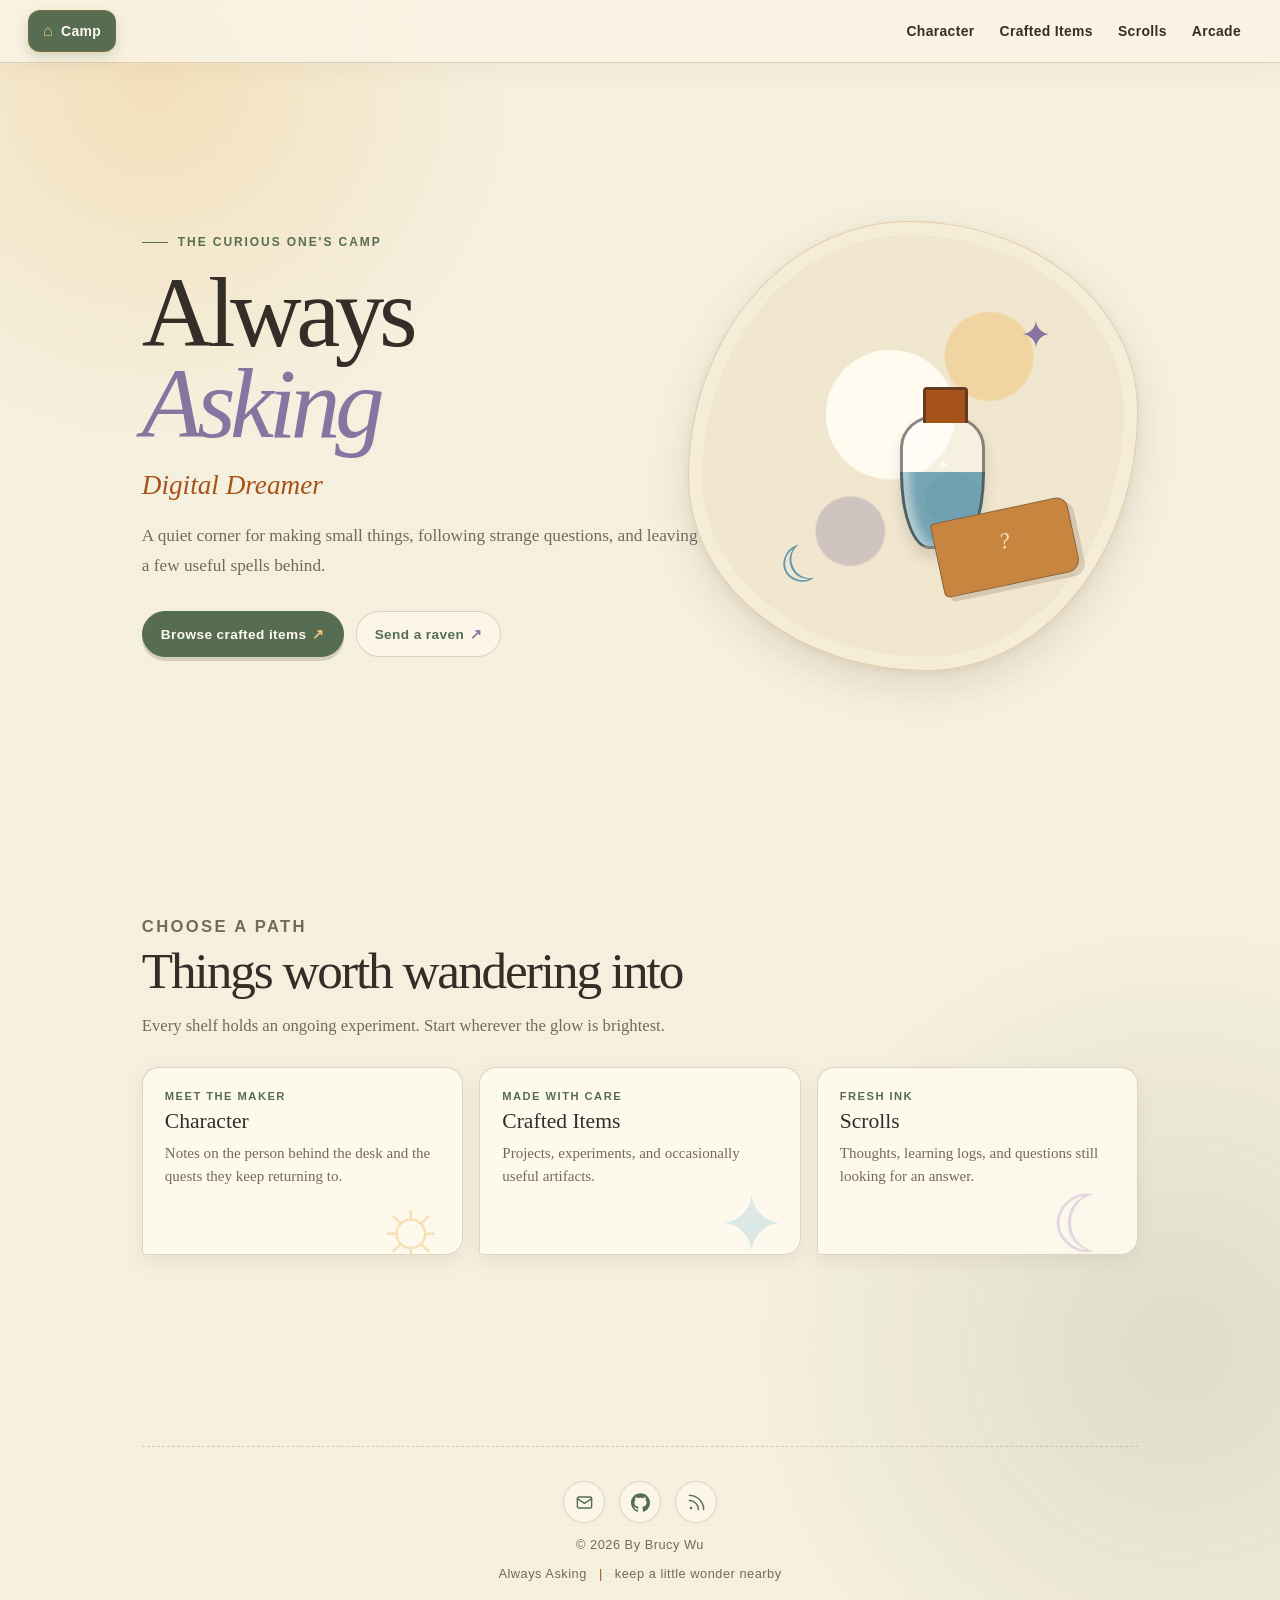
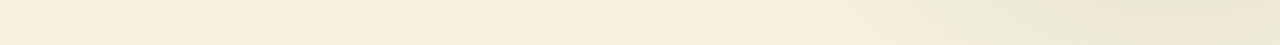
<file: index.html>
<!doctype html>
<html lang="en">
  <head>
    <meta charset="utf-8">
    <meta name="viewport" content="width=device-width, initial-scale=1">
    <title>Always Asking — Digital Dreamer</title>
    <meta name="description" content="Always Asking, the digital dreamer's camp for projects, writing, and small experiments.">
    <link rel="stylesheet" href="styles.css">
    <script src="menu.js" defer></script>
  </head>
  <body>
    <a class="skip-link" href="#main-content">Skip to main content</a>
    <div class="site-shell">
      <aside class="sidebar" aria-label="Primary navigation">
        <a class="home-button is-active" href="./" aria-current="page">Camp</a>
        <nav class="main-nav" id="primary-menu">
          <a href="me/">Character</a>
          <a href="project/">Crafted Items</a>
          <a href="blog/">Scrolls</a>
          <a href="games/">Arcade</a>
        </nav>
        <button class="menu-toggle" type="button" aria-expanded="false" aria-controls="primary-menu" aria-label="Open menu">☰</button>
      </aside>

      <main class="page camp-page" id="main-content">
        <section class="camp-hero" aria-labelledby="site-title">
          <div class="hero-copy">
            <p class="hero-kicker">The curious one's camp</p>
            <h1 class="hero-title" id="site-title">Always <em>Asking</em></h1>
            <p class="hero-subtitle">Digital Dreamer</p>
            <p class="hero-summary">A quiet corner for making small things, following strange questions, and leaving a few useful spells behind.</p>
            <div class="hero-actions">
              <a class="spell-button" href="project/">Browse crafted items</a>
              <a class="spell-button ghost" href="#summon">Send a raven</a>
            </div>
          </div>
          <div class="desk-scene" aria-hidden="true"><span class="potion"></span><span class="book"></span></div>
        </section>

        <section class="camp-section" aria-labelledby="paths-title">
          <div class="section-heading">
            <p class="eyebrow">Choose a path</p>
            <h2 id="paths-title">Things worth wandering into</h2>
            <p>Every shelf holds an ongoing experiment. Start wherever the glow is brightest.</p>
          </div>
          <div class="quest-grid">
            <a class="quest-card" href="me/" data-mark="☼">
              <span class="card-label">Meet the maker</span>
              <h3>Character</h3>
              <p>Notes on the person behind the desk and the quests they keep returning to.</p>
            </a>
            <a class="quest-card" href="project/" data-mark="✦">
              <span class="card-label">Made with care</span>
              <h3>Crafted Items</h3>
              <p>Projects, experiments, and occasionally useful artifacts.</p>
            </a>
            <a class="quest-card" href="blog/" data-mark="☾">
              <span class="card-label">Fresh ink</span>
              <h3>Scrolls</h3>
              <p>Thoughts, learning logs, and questions still looking for an answer.</p>
            </a>
          </div>
        </section>
        <footer class="site-footer" id="summon">
          <div class="summon-icons">
            <a class="summon-icon" href="#summon" title="Email — coming soon" aria-label="Email — coming soon"><svg viewBox="0 0 24 24" fill="none" stroke="currentColor" stroke-width="1.8" stroke-linecap="round" stroke-linejoin="round" aria-hidden="true"><rect x="3" y="5" width="18" height="14" rx="2"/><path d="m3 7 9 6 9-6"/></svg></a>
            <a class="summon-icon" href="#summon" title="GitHub — coming soon" aria-label="GitHub — coming soon"><svg viewBox="0 0 24 24" fill="currentColor" aria-hidden="true"><path d="M12 .297c-6.63 0-12 5.373-12 12 0 5.303 3.438 9.8 8.205 11.385.6.113.82-.258.82-.577 0-.285-.01-1.04-.015-2.04-3.338.724-4.042-1.61-4.042-1.61C4.422 18.07 3.633 17.7 3.633 17.7c-1.087-.744.084-.729.084-.729 1.205.084 1.838 1.236 1.838 1.236 1.07 1.835 2.809 1.305 3.495.998.108-.776.417-1.305.76-1.605-2.665-.3-5.466-1.332-5.466-5.93 0-1.31.465-2.38 1.235-3.22-.135-.303-.54-1.523.105-3.176 0 0 1.005-.322 3.3 1.23.96-.267 1.98-.399 3-.405 1.02.006 2.04.138 3 .405 2.28-1.552 3.285-1.23 3.285-1.23.645 1.653.24 2.873.12 3.176.765.84 1.23 1.91 1.23 3.22 0 4.61-2.805 5.625-5.475 5.92.42.36.81 1.096.81 2.22 0 1.606-.015 2.896-.015 3.286 0 .315.21.69.825.57C20.565 22.092 24 17.592 24 12.297c0-6.627-5.373-12-12-12"/></svg></a>
            <a class="summon-icon" href="#summon" title="RSS — coming soon" aria-label="RSS — coming soon"><svg viewBox="0 0 24 24" fill="none" stroke="currentColor" stroke-width="1.8" stroke-linecap="round" stroke-linejoin="round" aria-hidden="true"><circle cx="5" cy="19" r="1.6" fill="currentColor" stroke="none"/><path d="M3 9.5a11.5 11.5 0 0 1 11.5 11.5M3 3a18 18 0 0 1 18 18"/></svg></a>
          </div>
          <p>© 2026 By Brucy Wu</p>
          <p>Always Asking <span class="footer-separator" aria-hidden="true">|</span> keep a little wonder nearby</p>
        </footer>
      </main>
    </div>
  </body>
</html>
</file>
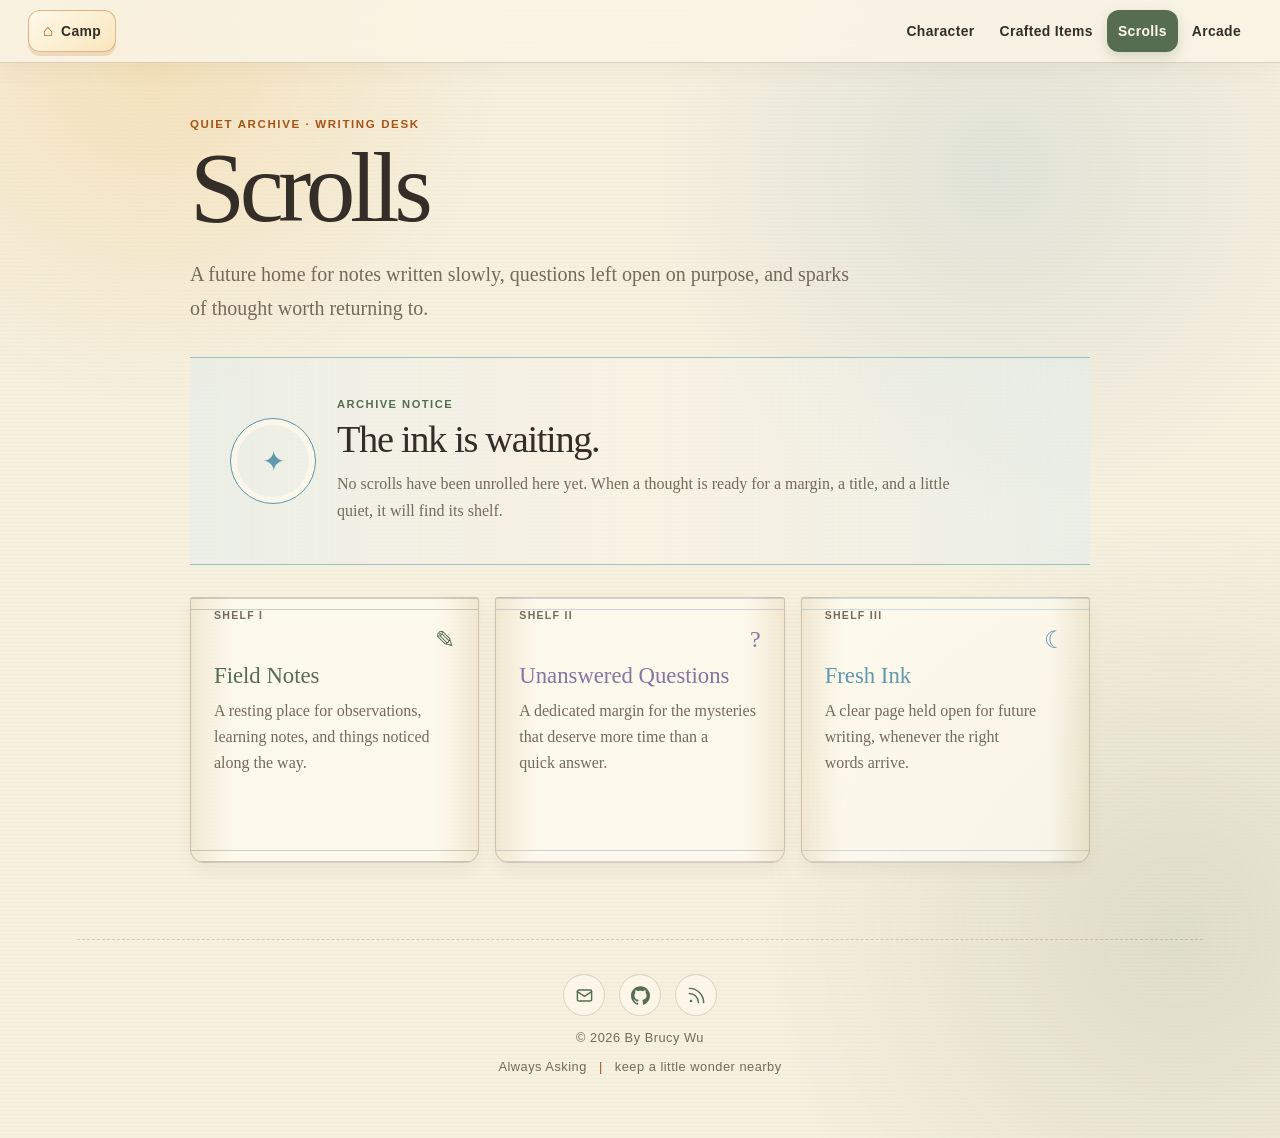
<file: blog/index.html>
<!doctype html>
<html lang="en">
  <head>
    <meta charset="utf-8">
    <meta name="viewport" content="width=device-width, initial-scale=1">
    <title>Scrolls | Always Asking</title>
    <meta name="description" content="A quiet future archive for writing, learning notes, and strange questions at Always Asking.">
    <link rel="stylesheet" href="../styles.css">
    <script src="../menu.js" defer></script>
  </head>
  <body>
    <a class="skip-link" href="#main-content">Skip to main content</a>
    <div class="site-shell">
      <aside class="sidebar" aria-label="Primary navigation">
        <a class="home-button" href="../">Camp</a>
        <nav class="main-nav" id="primary-menu">
          <a href="../me/">Character</a>
          <a href="../project/">Crafted Items</a>
          <a class="is-active" href="../blog/" aria-current="page">Scrolls</a>
          <a href="../games/">Arcade</a>
        </nav>
        <button class="menu-toggle" type="button" aria-expanded="false" aria-controls="primary-menu" aria-label="Open menu">☰</button>
      </aside>

      <main class="page content-page archive-page" id="main-content">
        <section class="page-section scroll-archive" aria-labelledby="scrolls-title">
          <header class="archive-header">
            <p class="eyebrow">Quiet archive · Writing desk</p>
            <h1 id="scrolls-title">Scrolls</h1>
            <p class="summary">A future home for notes written slowly, questions left open on purpose, and sparks of thought worth returning to.</p>
          </header>

          <section class="archive-empty" aria-labelledby="archive-note-title">
            <div class="archive-seal" aria-hidden="true">✦</div>
            <div>
              <p class="card-label">Archive notice</p>
              <h2 id="archive-note-title">The ink is waiting.</h2>
              <p>No scrolls have been unrolled here yet. When a thought is ready for a margin, a title, and a little quiet, it will find its shelf.</p>
            </div>
          </section>

          <div class="scroll-shelves" aria-label="Future writing categories">
            <section class="scroll-slot scroll-slot--notes" aria-labelledby="field-notes-title">
              <p class="scroll-tab">Shelf I</p>
              <p class="scroll-glyph" aria-hidden="true">✎</p>
              <h2 id="field-notes-title">Field Notes</h2>
              <p>A resting place for observations, learning notes, and things noticed along the way.</p>
            </section>
            <section class="scroll-slot scroll-slot--questions" aria-labelledby="questions-title">
              <p class="scroll-tab">Shelf II</p>
              <p class="scroll-glyph" aria-hidden="true">?</p>
              <h2 id="questions-title">Unanswered Questions</h2>
              <p>A dedicated margin for the mysteries that deserve more time than a quick answer.</p>
            </section>
            <section class="scroll-slot scroll-slot--ink" aria-labelledby="fresh-ink-title">
              <p class="scroll-tab">Shelf III</p>
              <p class="scroll-glyph" aria-hidden="true">☾</p>
              <h2 id="fresh-ink-title">Fresh Ink</h2>
              <p>A clear page held open for future writing, whenever the right words arrive.</p>
            </section>
          </div>
        </section>
        <footer class="site-footer" id="summon">
          <div class="summon-icons">
            <a class="summon-icon" href="#summon" title="Email — coming soon" aria-label="Email — coming soon"><svg viewBox="0 0 24 24" fill="none" stroke="currentColor" stroke-width="1.8" stroke-linecap="round" stroke-linejoin="round" aria-hidden="true"><rect x="3" y="5" width="18" height="14" rx="2"/><path d="m3 7 9 6 9-6"/></svg></a>
            <a class="summon-icon" href="#summon" title="GitHub — coming soon" aria-label="GitHub — coming soon"><svg viewBox="0 0 24 24" fill="currentColor" aria-hidden="true"><path d="M12 .297c-6.63 0-12 5.373-12 12 0 5.303 3.438 9.8 8.205 11.385.6.113.82-.258.82-.577 0-.285-.01-1.04-.015-2.04-3.338.724-4.042-1.61-4.042-1.61C4.422 18.07 3.633 17.7 3.633 17.7c-1.087-.744.084-.729.084-.729 1.205.084 1.838 1.236 1.838 1.236 1.07 1.835 2.809 1.305 3.495.998.108-.776.417-1.305.76-1.605-2.665-.3-5.466-1.332-5.466-5.93 0-1.31.465-2.38 1.235-3.22-.135-.303-.54-1.523.105-3.176 0 0 1.005-.322 3.3 1.23.96-.267 1.98-.399 3-.405 1.02.006 2.04.138 3 .405 2.28-1.552 3.285-1.23 3.285-1.23.645 1.653.24 2.873.12 3.176.765.84 1.23 1.91 1.23 3.22 0 4.61-2.805 5.625-5.475 5.92.42.36.81 1.096.81 2.22 0 1.606-.015 2.896-.015 3.286 0 .315.21.69.825.57C20.565 22.092 24 17.592 24 12.297c0-6.627-5.373-12-12-12"/></svg></a>
            <a class="summon-icon" href="#summon" title="RSS — coming soon" aria-label="RSS — coming soon"><svg viewBox="0 0 24 24" fill="none" stroke="currentColor" stroke-width="1.8" stroke-linecap="round" stroke-linejoin="round" aria-hidden="true"><circle cx="5" cy="19" r="1.6" fill="currentColor" stroke="none"/><path d="M3 9.5a11.5 11.5 0 0 1 11.5 11.5M3 3a18 18 0 0 1 18 18"/></svg></a>
          </div>
          <p>© 2026 By Brucy Wu</p>
          <p>Always Asking <span class="footer-separator" aria-hidden="true">|</span> keep a little wonder nearby</p>
        </footer>
      </main>
    </div>
  </body>
</html>
</file>
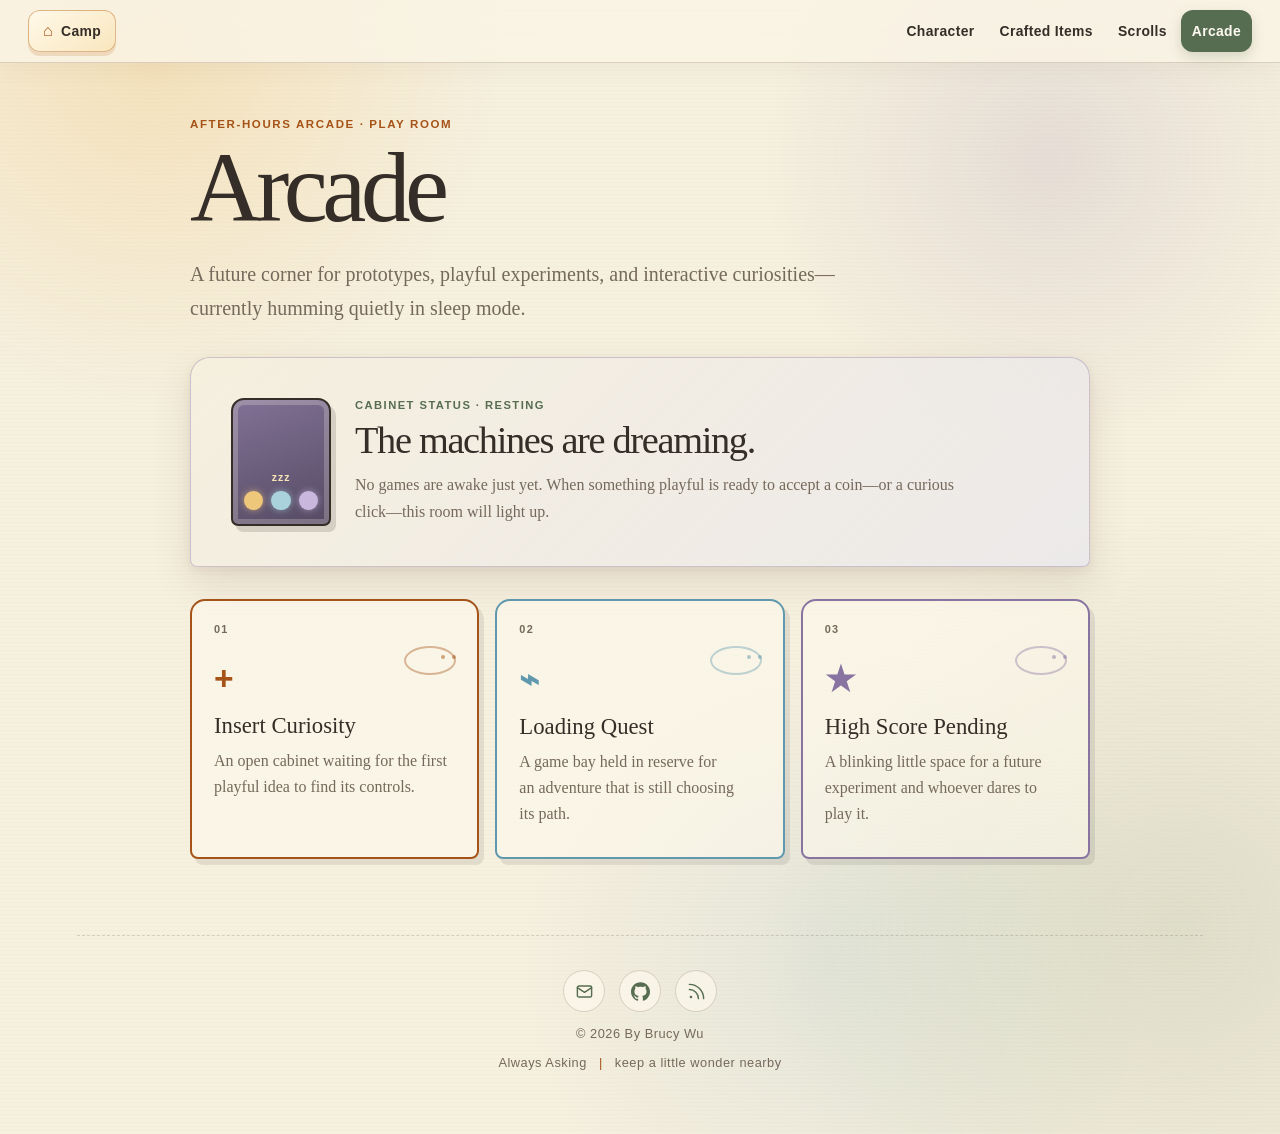
<file: games/index.html>
<!doctype html>
<html lang="en">
  <head>
    <meta charset="utf-8">
    <meta name="viewport" content="width=device-width, initial-scale=1">
    <title>Arcade | Always Asking</title>
    <meta name="description" content="A future arcade for playful experiments and interactive things at Always Asking.">
    <link rel="stylesheet" href="../styles.css">
    <script src="../menu.js" defer></script>
  </head>
  <body>
    <a class="skip-link" href="#main-content">Skip to main content</a>
    <div class="site-shell">
      <aside class="sidebar" aria-label="Primary navigation">
        <a class="home-button" href="../">Camp</a>
        <nav class="main-nav" id="primary-menu">
          <a href="../me/">Character</a>
          <a href="../project/">Crafted Items</a>
          <a href="../blog/">Scrolls</a>
          <a class="is-active" href="../games/" aria-current="page">Arcade</a>
        </nav>
        <button class="menu-toggle" type="button" aria-expanded="false" aria-controls="primary-menu" aria-label="Open menu">☰</button>
      </aside>

      <main class="page content-page arcade-page" id="main-content">
        <section class="page-section arcade-room" aria-labelledby="arcade-title">
          <header class="arcade-header">
            <p class="eyebrow">After-hours arcade · Play room</p>
            <h1 id="arcade-title">Arcade</h1>
            <p class="summary">A future corner for prototypes, playful experiments, and interactive curiosities—currently humming quietly in sleep mode.</p>
          </header>

          <section class="arcade-empty" aria-labelledby="arcade-note-title">
            <div class="sleeping-machine" aria-hidden="true"><span></span><span></span><span></span></div>
            <div>
              <p class="card-label">Cabinet status · Resting</p>
              <h2 id="arcade-note-title">The machines are dreaming.</h2>
              <p>No games are awake just yet. When something playful is ready to accept a coin—or a curious click—this room will light up.</p>
            </div>
          </section>

          <div class="game-bays" aria-label="Future game slots">
            <section class="game-bay game-bay--amber" aria-labelledby="curiosity-title">
              <p class="bay-count">01</p>
              <p class="bay-icon" aria-hidden="true">+</p>
              <h2 id="curiosity-title">Insert Curiosity</h2>
              <p>An open cabinet waiting for the first playful idea to find its controls.</p>
            </section>
            <section class="game-bay game-bay--blue" aria-labelledby="quest-loading-title">
              <p class="bay-count">02</p>
              <p class="bay-icon" aria-hidden="true">⌁</p>
              <h2 id="quest-loading-title">Loading Quest</h2>
              <p>A game bay held in reserve for an adventure that is still choosing its path.</p>
            </section>
            <section class="game-bay game-bay--violet" aria-labelledby="score-title">
              <p class="bay-count">03</p>
              <p class="bay-icon" aria-hidden="true">★</p>
              <h2 id="score-title">High Score Pending</h2>
              <p>A blinking little space for a future experiment and whoever dares to play it.</p>
            </section>
          </div>
        </section>
        <footer class="site-footer" id="summon">
          <div class="summon-icons">
            <a class="summon-icon" href="#summon" title="Email — coming soon" aria-label="Email — coming soon"><svg viewBox="0 0 24 24" fill="none" stroke="currentColor" stroke-width="1.8" stroke-linecap="round" stroke-linejoin="round" aria-hidden="true"><rect x="3" y="5" width="18" height="14" rx="2"/><path d="m3 7 9 6 9-6"/></svg></a>
            <a class="summon-icon" href="#summon" title="GitHub — coming soon" aria-label="GitHub — coming soon"><svg viewBox="0 0 24 24" fill="currentColor" aria-hidden="true"><path d="M12 .297c-6.63 0-12 5.373-12 12 0 5.303 3.438 9.8 8.205 11.385.6.113.82-.258.82-.577 0-.285-.01-1.04-.015-2.04-3.338.724-4.042-1.61-4.042-1.61C4.422 18.07 3.633 17.7 3.633 17.7c-1.087-.744.084-.729.084-.729 1.205.084 1.838 1.236 1.838 1.236 1.07 1.835 2.809 1.305 3.495.998.108-.776.417-1.305.76-1.605-2.665-.3-5.466-1.332-5.466-5.93 0-1.31.465-2.38 1.235-3.22-.135-.303-.54-1.523.105-3.176 0 0 1.005-.322 3.3 1.23.96-.267 1.98-.399 3-.405 1.02.006 2.04.138 3 .405 2.28-1.552 3.285-1.23 3.285-1.23.645 1.653.24 2.873.12 3.176.765.84 1.23 1.91 1.23 3.22 0 4.61-2.805 5.625-5.475 5.92.42.36.81 1.096.81 2.22 0 1.606-.015 2.896-.015 3.286 0 .315.21.69.825.57C20.565 22.092 24 17.592 24 12.297c0-6.627-5.373-12-12-12"/></svg></a>
            <a class="summon-icon" href="#summon" title="RSS — coming soon" aria-label="RSS — coming soon"><svg viewBox="0 0 24 24" fill="none" stroke="currentColor" stroke-width="1.8" stroke-linecap="round" stroke-linejoin="round" aria-hidden="true"><circle cx="5" cy="19" r="1.6" fill="currentColor" stroke="none"/><path d="M3 9.5a11.5 11.5 0 0 1 11.5 11.5M3 3a18 18 0 0 1 18 18"/></svg></a>
          </div>
          <p>© 2026 By Brucy Wu</p>
          <p>Always Asking <span class="footer-separator" aria-hidden="true">|</span> keep a little wonder nearby</p>
        </footer>
      </main>
    </div>
  </body>
</html>
</file>
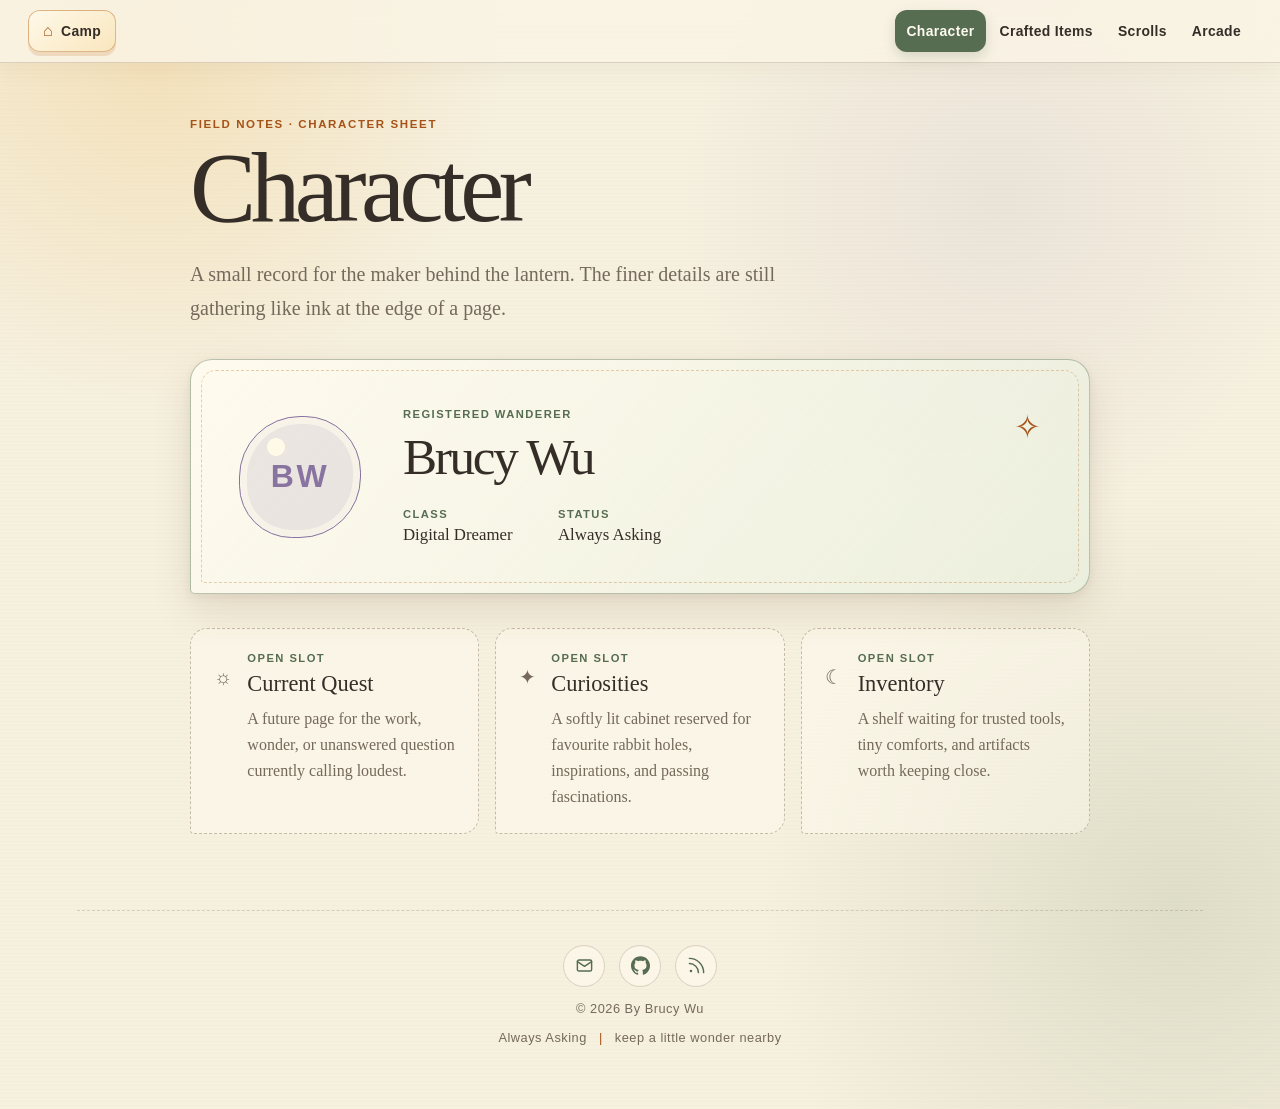
<file: me/index.html>
<!doctype html>
<html lang="en">
  <head>
    <meta charset="utf-8">
    <meta name="viewport" content="width=device-width, initial-scale=1">
    <title>Character | Always Asking</title>
    <meta name="description" content="Character sheet for Brucy Wu, the Digital Dreamer behind Always Asking.">
    <link rel="stylesheet" href="../styles.css">
    <script src="../menu.js" defer></script>
  </head>
  <body>
    <a class="skip-link" href="#main-content">Skip to main content</a>
    <div class="site-shell">
      <aside class="sidebar" aria-label="Primary navigation">
        <a class="home-button" href="../">Camp</a>
        <nav class="main-nav" id="primary-menu">
          <a class="is-active" href="../me/" aria-current="page">Character</a>
          <a href="../project/">Crafted Items</a>
          <a href="../blog/">Scrolls</a>
          <a href="../games/">Arcade</a>
        </nav>
        <button class="menu-toggle" type="button" aria-expanded="false" aria-controls="primary-menu" aria-label="Open menu">☰</button>
      </aside>

      <main class="page content-page character-page" id="main-content">
        <section class="page-section character-sheet" aria-labelledby="character-title">
          <header class="character-intro">
            <p class="eyebrow">Field notes · Character sheet</p>
            <h1 id="character-title">Character</h1>
            <p class="summary">A small record for the maker behind the lantern. The finer details are still gathering like ink at the edge of a page.</p>
          </header>

          <article class="character-card" aria-labelledby="character-name">
            <div class="character-sigil" aria-hidden="true">BW</div>
            <div class="character-details">
              <p class="card-label">Registered wanderer</p>
              <h2 id="character-name">Brucy Wu</h2>
              <dl class="character-stats">
                <div><dt>Class</dt><dd>Digital Dreamer</dd></div>
                <div><dt>Status</dt><dd>Always Asking</dd></div>
              </dl>
            </div>
            <p class="character-mark" aria-hidden="true">✧</p>
          </article>

          <div class="character-sections">
            <section class="character-compartment" aria-labelledby="quest-title">
              <p class="compartment-mark" aria-hidden="true">☼</p>
              <div>
                <p class="card-label">Open slot</p>
                <h2 id="quest-title">Current Quest</h2>
                <p>A future page for the work, wonder, or unanswered question currently calling loudest.</p>
              </div>
            </section>
            <section class="character-compartment" aria-labelledby="curiosities-title">
              <p class="compartment-mark" aria-hidden="true">✦</p>
              <div>
                <p class="card-label">Open slot</p>
                <h2 id="curiosities-title">Curiosities</h2>
                <p>A softly lit cabinet reserved for favourite rabbit holes, inspirations, and passing fascinations.</p>
              </div>
            </section>
            <section class="character-compartment" aria-labelledby="inventory-title">
              <p class="compartment-mark" aria-hidden="true">☾</p>
              <div>
                <p class="card-label">Open slot</p>
                <h2 id="inventory-title">Inventory</h2>
                <p>A shelf waiting for trusted tools, tiny comforts, and artifacts worth keeping close.</p>
              </div>
            </section>
          </div>
        </section>
        <footer class="site-footer" id="summon">
          <div class="summon-icons">
            <a class="summon-icon" href="#summon" title="Email — coming soon" aria-label="Email — coming soon"><svg viewBox="0 0 24 24" fill="none" stroke="currentColor" stroke-width="1.8" stroke-linecap="round" stroke-linejoin="round" aria-hidden="true"><rect x="3" y="5" width="18" height="14" rx="2"/><path d="m3 7 9 6 9-6"/></svg></a>
            <a class="summon-icon" href="#summon" title="GitHub — coming soon" aria-label="GitHub — coming soon"><svg viewBox="0 0 24 24" fill="currentColor" aria-hidden="true"><path d="M12 .297c-6.63 0-12 5.373-12 12 0 5.303 3.438 9.8 8.205 11.385.6.113.82-.258.82-.577 0-.285-.01-1.04-.015-2.04-3.338.724-4.042-1.61-4.042-1.61C4.422 18.07 3.633 17.7 3.633 17.7c-1.087-.744.084-.729.084-.729 1.205.084 1.838 1.236 1.838 1.236 1.07 1.835 2.809 1.305 3.495.998.108-.776.417-1.305.76-1.605-2.665-.3-5.466-1.332-5.466-5.93 0-1.31.465-2.38 1.235-3.22-.135-.303-.54-1.523.105-3.176 0 0 1.005-.322 3.3 1.23.96-.267 1.98-.399 3-.405 1.02.006 2.04.138 3 .405 2.28-1.552 3.285-1.23 3.285-1.23.645 1.653.24 2.873.12 3.176.765.84 1.23 1.91 1.23 3.22 0 4.61-2.805 5.625-5.475 5.92.42.36.81 1.096.81 2.22 0 1.606-.015 2.896-.015 3.286 0 .315.21.69.825.57C20.565 22.092 24 17.592 24 12.297c0-6.627-5.373-12-12-12"/></svg></a>
            <a class="summon-icon" href="#summon" title="RSS — coming soon" aria-label="RSS — coming soon"><svg viewBox="0 0 24 24" fill="none" stroke="currentColor" stroke-width="1.8" stroke-linecap="round" stroke-linejoin="round" aria-hidden="true"><circle cx="5" cy="19" r="1.6" fill="currentColor" stroke="none"/><path d="M3 9.5a11.5 11.5 0 0 1 11.5 11.5M3 3a18 18 0 0 1 18 18"/></svg></a>
          </div>
          <p>© 2026 By Brucy Wu</p>
          <p>Always Asking <span class="footer-separator" aria-hidden="true">|</span> keep a little wonder nearby</p>
        </footer>
      </main>
    </div>
  </body>
</html>
</file>
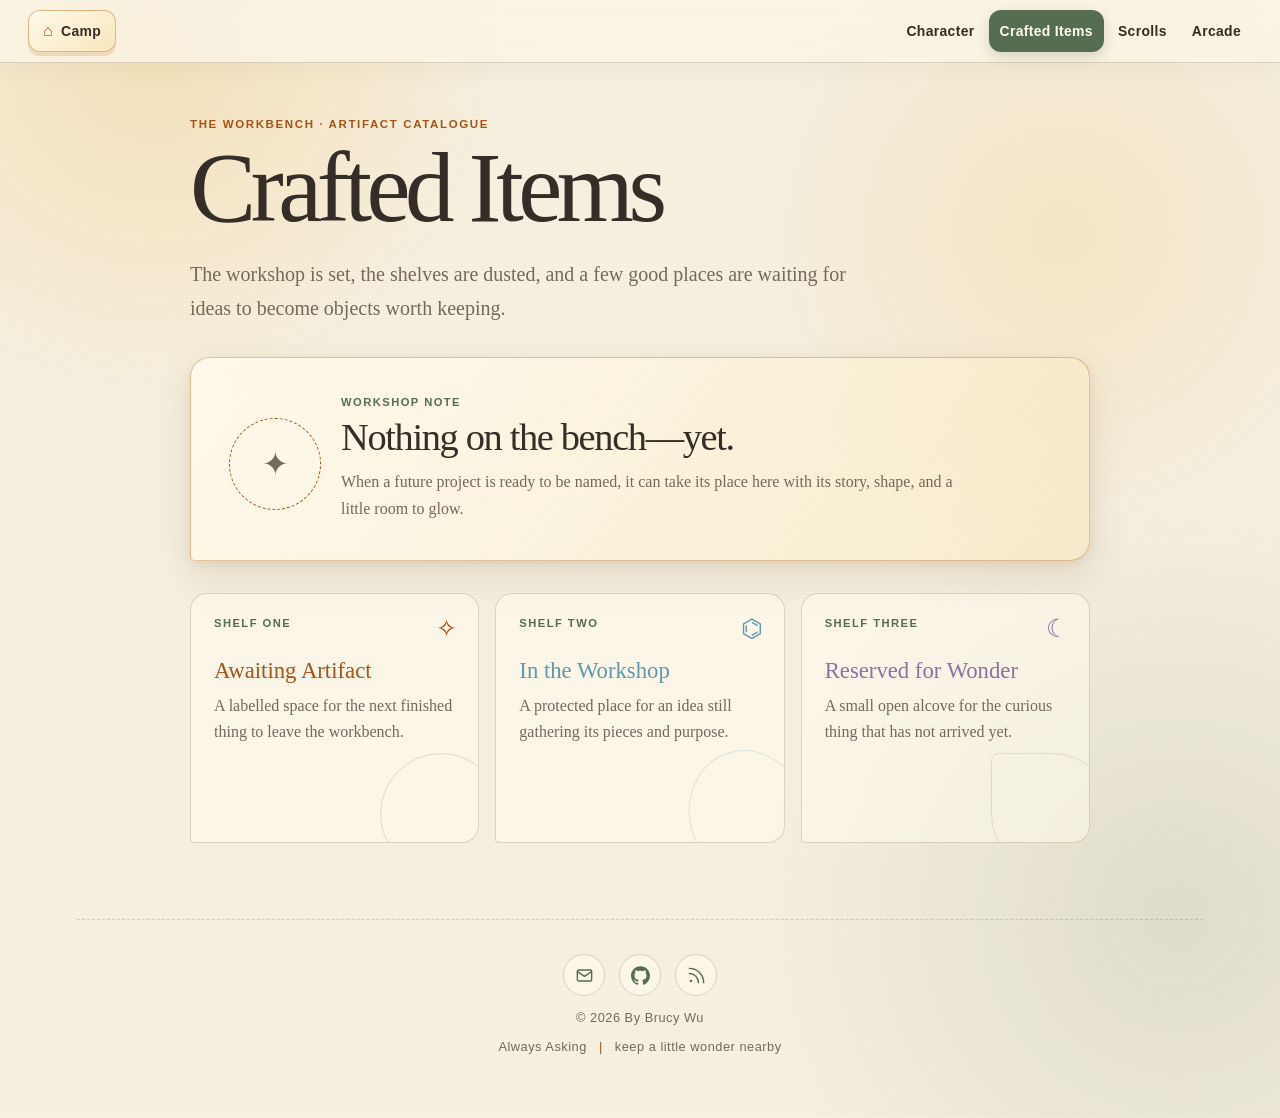
<file: project/index.html>
<!doctype html>
<html lang="en">
  <head>
    <meta charset="utf-8">
    <meta name="viewport" content="width=device-width, initial-scale=1">
    <title>Crafted Items | Always Asking</title>
    <meta name="description" content="The workshop and future artifact catalogue for Always Asking.">
    <link rel="stylesheet" href="../styles.css">
    <script src="../menu.js" defer></script>
  </head>
  <body>
    <a class="skip-link" href="#main-content">Skip to main content</a>
    <div class="site-shell">
      <aside class="sidebar" aria-label="Primary navigation">
        <a class="home-button" href="../">Camp</a>
        <nav class="main-nav" id="primary-menu">
          <a href="../me/">Character</a>
          <a class="is-active" href="../project/" aria-current="page">Crafted Items</a>
          <a href="../blog/">Scrolls</a>
          <a href="../games/">Arcade</a>
        </nav>
        <button class="menu-toggle" type="button" aria-expanded="false" aria-controls="primary-menu" aria-label="Open menu">☰</button>
      </aside>

      <main class="page content-page crafted-page" id="main-content">
        <section class="page-section workshop-catalogue" aria-labelledby="crafted-title">
          <header class="workshop-header">
            <p class="eyebrow">The workbench · Artifact catalogue</p>
            <h1 id="crafted-title">Crafted Items</h1>
            <p class="summary">The workshop is set, the shelves are dusted, and a few good places are waiting for ideas to become objects worth keeping.</p>
          </header>

          <section class="workshop-empty" aria-labelledby="workshop-note-title">
            <p class="workshop-spark" aria-hidden="true">✦</p>
            <div>
              <p class="card-label">Workshop note</p>
              <h2 id="workshop-note-title">Nothing on the bench—yet.</h2>
              <p>When a future project is ready to be named, it can take its place here with its story, shape, and a little room to glow.</p>
            </div>
          </section>

          <div class="artifact-grid" aria-label="Future project slots">
            <article class="artifact-slot artifact-slot--amber">
              <p class="artifact-emblem" aria-hidden="true">✧</p>
              <p class="card-label">Shelf one</p>
              <h2>Awaiting Artifact</h2>
              <p>A labelled space for the next finished thing to leave the workbench.</p>
            </article>
            <article class="artifact-slot artifact-slot--blue">
              <p class="artifact-emblem" aria-hidden="true">⌬</p>
              <p class="card-label">Shelf two</p>
              <h2>In the Workshop</h2>
              <p>A protected place for an idea still gathering its pieces and purpose.</p>
            </article>
            <article class="artifact-slot artifact-slot--violet">
              <p class="artifact-emblem" aria-hidden="true">☾</p>
              <p class="card-label">Shelf three</p>
              <h2>Reserved for Wonder</h2>
              <p>A small open alcove for the curious thing that has not arrived yet.</p>
            </article>
          </div>
        </section>
        <footer class="site-footer" id="summon">
          <div class="summon-icons">
            <a class="summon-icon" href="#summon" title="Email — coming soon" aria-label="Email — coming soon"><svg viewBox="0 0 24 24" fill="none" stroke="currentColor" stroke-width="1.8" stroke-linecap="round" stroke-linejoin="round" aria-hidden="true"><rect x="3" y="5" width="18" height="14" rx="2"/><path d="m3 7 9 6 9-6"/></svg></a>
            <a class="summon-icon" href="#summon" title="GitHub — coming soon" aria-label="GitHub — coming soon"><svg viewBox="0 0 24 24" fill="currentColor" aria-hidden="true"><path d="M12 .297c-6.63 0-12 5.373-12 12 0 5.303 3.438 9.8 8.205 11.385.6.113.82-.258.82-.577 0-.285-.01-1.04-.015-2.04-3.338.724-4.042-1.61-4.042-1.61C4.422 18.07 3.633 17.7 3.633 17.7c-1.087-.744.084-.729.084-.729 1.205.084 1.838 1.236 1.838 1.236 1.07 1.835 2.809 1.305 3.495.998.108-.776.417-1.305.76-1.605-2.665-.3-5.466-1.332-5.466-5.93 0-1.31.465-2.38 1.235-3.22-.135-.303-.54-1.523.105-3.176 0 0 1.005-.322 3.3 1.23.96-.267 1.98-.399 3-.405 1.02.006 2.04.138 3 .405 2.28-1.552 3.285-1.23 3.285-1.23.645 1.653.24 2.873.12 3.176.765.84 1.23 1.91 1.23 3.22 0 4.61-2.805 5.625-5.475 5.92.42.36.81 1.096.81 2.22 0 1.606-.015 2.896-.015 3.286 0 .315.21.69.825.57C20.565 22.092 24 17.592 24 12.297c0-6.627-5.373-12-12-12"/></svg></a>
            <a class="summon-icon" href="#summon" title="RSS — coming soon" aria-label="RSS — coming soon"><svg viewBox="0 0 24 24" fill="none" stroke="currentColor" stroke-width="1.8" stroke-linecap="round" stroke-linejoin="round" aria-hidden="true"><circle cx="5" cy="19" r="1.6" fill="currentColor" stroke="none"/><path d="M3 9.5a11.5 11.5 0 0 1 11.5 11.5M3 3a18 18 0 0 1 18 18"/></svg></a>
          </div>
          <p>© 2026 By Brucy Wu</p>
          <p>Always Asking <span class="footer-separator" aria-hidden="true">|</span> keep a little wonder nearby</p>
        </footer>
      </main>
    </div>
  </body>
</html>
</file>
<file: styles.css>
:root {
  color-scheme: light;
  --paper: #f6f0df; --paper-deep: #eadbbb; --card: rgba(255, 251, 239, .86);
  --ink: #352d27; --muted: #75695b; --amber: #a55318; --amber-light: #efc77b;
  --sage: #80946e; --sage-deep: #566d52; --blue: #6098ad; --violet: #8873a1;
  --line: rgba(91, 66, 43, .2); --shadow: 0 16px 38px rgba(97, 69, 38, .13), 0 3px 8px rgba(97, 69, 38, .08); --sidebar-width: 246px;
  font-family: Georgia, Cambria, "Times New Roman", serif; color: var(--ink); background: var(--paper);
}
* { box-sizing: border-box; }
html { scroll-behavior: smooth; }
body { min-width: 320px; min-height: 100vh; margin: 0; overflow-x: hidden; background: radial-gradient(circle at 12% 5%, rgba(239,199,123,.37), transparent 22rem), radial-gradient(circle at 92% 82%, rgba(128,148,110,.2), transparent 26rem), repeating-linear-gradient(0deg, transparent 0 3px, rgba(115,87,54,.018) 3px 4px), var(--paper); }
a { color: var(--sage-deep); } a:hover { color: var(--amber); }
:focus-visible { outline: 3px solid var(--blue); outline-offset: 4px; }
.skip-link { position: fixed; z-index: 20; top: 12px; left: 12px; padding: 10px 14px; border-radius: 8px; background: var(--ink); color: #fffaf1; font-family: ui-rounded, "Avenir Next", "Trebuchet MS", sans-serif; font-weight: 800; text-decoration: none; transform: translateY(-160%); transition: transform 160ms ease; }.skip-link:focus { transform: translateY(0); }
.site-shell { min-height: 100vh; }
.sidebar { position: absolute; inset: 0 0 auto 0; z-index: 10; width: 100%; display: flex; flex-direction: row; align-items: center; gap: 9px; padding: 10px clamp(14px,3vw,28px); border-bottom: 1px solid var(--line); background: rgba(250,245,230,.82); box-shadow: 0 6px 24px rgba(97,69,38,.05); backdrop-filter: blur(14px); }
.sidebar { transition: transform .26s ease, opacity .26s ease; }.sidebar.bar-pinned { position: fixed; opacity: .8; }.sidebar.bar-hidden { transform: translateY(-110%); }
.menu-toggle { display: none; }
.home-button, .main-nav a { position: relative; display: flex; align-items: center; min-height: 42px; border-radius: 12px; color: var(--ink); font-family: ui-rounded, "Avenir Next", "Trebuchet MS", sans-serif; font-size: .87rem; font-weight: 750; letter-spacing: .025em; text-decoration: none; transition: color 180ms ease, background-color 180ms ease, transform 180ms ease, box-shadow 180ms ease; }
.home-button { flex: 0 0 auto; justify-content: center; min-width: 82px; padding: 0 14px; border: 1px solid rgba(184,108,36,.45); background: linear-gradient(145deg, #fff9e9, #f9e6bd); box-shadow: 0 4px 0 rgba(184,108,36,.18); }
.home-button::before { content: "⌂"; margin-right: .5rem; color: var(--amber); font-size: 1rem; }
.main-nav { display: flex; gap: 3px; margin-left: auto; }.main-nav a { padding: 0 11px; }
.home-button:hover, .main-nav a:hover { transform: translateY(-1px); }
.home-button.is-active, .main-nav a.is-active { color: #fffaf1; background: var(--sage-deep); box-shadow: 0 5px 13px rgba(65,88,62,.2); }.home-button.is-active::before, .main-nav a.is-active::before { color: var(--amber-light); }
.page { min-height: 100vh; padding: 106px clamp(24px,6vw,88px) 64px; }.content-page { display: grid; place-items: start center; padding-top: 118px; }.page-section { width: min(100%, 900px); }
.eyebrow { margin: 0 0 12px; color: var(--amber); font-family: ui-rounded, "Avenir Next", "Trebuchet MS", sans-serif; font-size: .72rem; font-weight: 800; letter-spacing: .14em; text-transform: uppercase; }
h1, h2, h3, p { text-wrap: pretty; } h1 { margin: 0; color: var(--ink); font-size: clamp(3rem,8vw,6.2rem); font-weight: 500; letter-spacing: -.055em; line-height: .92; }
.summary { max-width: 660px; margin: 24px 0 0; color: var(--muted); font-size: clamp(1.08rem,1.7vw,1.25rem); line-height: 1.7; }
.content-grid { display: grid; grid-template-columns: repeat(2,minmax(0,1fr)); gap: 18px; margin-top: 40px; }.panel, .list-item { border: 1px solid var(--line); border-radius: 18px 18px 18px 5px; background: var(--card); box-shadow: var(--shadow); padding: 25px; }.panel h2, .list-item h2 { margin: 0 0 10px; font-size: 1.38rem; font-weight: 500; }.panel p, .list-item p { margin: 0; color: var(--muted); line-height: 1.65; }.panel a { color: var(--sage-deep); font-weight: 700; }.list { display: grid; gap: 16px; margin-top: 40px; }.list-item span { display: block; margin-bottom: 12px; color: var(--amber); font-family: ui-rounded, "Avenir Next", "Trebuchet MS", sans-serif; font-size: .73rem; font-weight: 800; letter-spacing: .12em; text-transform: uppercase; }
/* Camp */
.camp-page { position: relative; display: grid; align-content: center; gap: clamp(58px,9vw,120px); max-width: 1150px; margin-inline: auto; }.camp-hero { position: relative; min-height: min(680px,calc(100vh - 170px)); display: grid; align-items: center; }.hero-copy { position: relative; z-index: 2; max-width: 690px; }.hero-kicker { display: flex; align-items: center; gap: 10px; margin: 0 0 18px; color: var(--sage-deep); font-family: ui-rounded, "Avenir Next", "Trebuchet MS", sans-serif; font-size: .75rem; font-weight: 800; letter-spacing: .16em; text-transform: uppercase; }.hero-kicker::before { content: ""; width: 26px; height: 1px; background: currentColor; }.hero-title { max-width: 630px; }.hero-title em { display: block; color: var(--violet); font-style: italic; font-weight: 400; }.hero-subtitle { margin: 20px 0 0; color: var(--amber); font-size: clamp(1.25rem,2.8vw,1.7rem); font-style: italic; }.hero-summary { max-width: 560px; margin: 20px 0 0; color: var(--muted); font-size: 1.08rem; line-height: 1.75; }
.hero-actions { display: flex; flex-wrap: wrap; gap: 12px; margin-top: 30px; }.spell-button { display: inline-flex; align-items: center; justify-content: center; min-height: 46px; padding: 0 18px; border: 1px solid var(--sage-deep); border-radius: 999px; background: var(--sage-deep); box-shadow: 0 4px 0 rgba(53,45,39,.17); color: #fffaf1; font-family: ui-rounded, "Avenir Next", "Trebuchet MS", sans-serif; font-size: .85rem; font-weight: 800; letter-spacing: .03em; text-decoration: none; transition: transform 180ms ease, box-shadow 180ms ease, background-color 180ms ease; }.spell-button::after { content: " ↗"; margin-left: .36rem; color: var(--amber-light); }.spell-button:hover { color: #fffaf1; background: #456144; transform: translateY(-2px); box-shadow: 0 7px 0 rgba(53,45,39,.13); }.spell-button:active { transform: translateY(2px); box-shadow: 0 2px 0 rgba(53,45,39,.13); }.spell-button.ghost { border-color: var(--line); background: rgba(255,251,239,.6); box-shadow: none; color: var(--sage-deep); }.spell-button.ghost::after { color: var(--violet); }.spell-button.ghost:hover { background: #fffaf1; color: var(--amber); }
.desk-scene { position: absolute; z-index: 1; right: 0; top: 50%; width: min(41vw,450px); aspect-ratio: 1; transform: translateY(-50%); border: 1px solid rgba(184,108,36,.22); border-radius: 49% 51% 47% 53% / 57% 42% 58% 43%; background: radial-gradient(circle at 45% 43%, rgba(255,252,241,.94) 0 18%, transparent 18.5%), radial-gradient(circle at 59% 62%, rgba(96,152,173,.32) 0 7%, transparent 7.5%), radial-gradient(circle at 36% 69%, rgba(136,115,161,.3) 0 8%, transparent 8.5%), radial-gradient(circle at 67% 30%, rgba(239,199,123,.55) 0 10%, transparent 10.5%), rgba(234,219,187,.42); box-shadow: inset 0 0 0 13px rgba(255,250,236,.34), var(--shadow); }.desk-scene::before { content: "✦"; position: absolute; top: 20%; right: 19%; color: var(--violet); font-size: clamp(1.3rem,3vw,2.4rem); animation: twinkle 3.7s ease-in-out infinite; }.desk-scene::after { content: "☾"; position: absolute; bottom: 17%; left: 20%; color: var(--blue); font-size: clamp(2rem,4vw,3.5rem); transform: rotate(-25deg); }.potion { position: absolute; bottom: 27%; left: 47%; width: 19%; height: 30%; border: 3px solid rgba(53,45,39,.57); border-radius: 42% 42% 34% 34% / 24% 24% 56% 56%; background: linear-gradient(to top, rgba(96,152,173,.85) 0 58%, rgba(255,255,255,.38) 58% 100%); box-shadow: inset 7px 0 8px rgba(255,255,255,.44), 0 9px 13px rgba(53,45,39,.14); }.potion::before { content: ""; position: absolute; left: 25%; top: -24%; width: 50%; height: 26%; border: 3px solid rgba(53,45,39,.57); border-bottom: 0; border-radius: 4px 4px 0 0; background: var(--amber); }.potion::after { content: "✦"; position: absolute; inset: 29% 0 auto; color: #fff9e8; font-size: 1.1rem; text-align: center; }.book { position: absolute; bottom: 19%; right: 14%; width: 31%; height: 17%; border: 1px solid rgba(53,45,39,.4); border-radius: 4px 12px 13px 6px; background: #c78540; box-shadow: 5px 5px 0 rgba(88,59,37,.18); transform: rotate(-12deg); }.book::after { content: "?"; position: absolute; inset: 24% 0; color: #f9e5b7; font-size: 1.4rem; font-style: italic; text-align: center; }
.camp-section { position: relative; }.section-heading { max-width: 600px; }.section-heading h2 { margin: 0; font-size: clamp(2rem,4vw,3.2rem); font-weight: 500; letter-spacing: -.04em; }.section-heading p { margin: 12px 0 0; color: var(--muted); font-size: 1.04rem; line-height: 1.65; }.quest-grid { display: grid; grid-template-columns: repeat(3,minmax(0,1fr)); gap: 16px; margin-top: 28px; }.quest-card { position: relative; display: block; min-height: 188px; padding: 22px; overflow: hidden; border: 1px solid var(--line); border-radius: 17px 17px 17px 4px; background: var(--card); box-shadow: 0 6px 17px rgba(97,69,38,.08); color: var(--ink); text-decoration: none; transition: transform 200ms ease, box-shadow 200ms ease, border-color 200ms ease; }.quest-card::after { content: attr(data-mark); position: absolute; right: 15px; bottom: -11px; color: var(--amber-light); font-size: 5rem; line-height: 1; opacity: .48; transition: transform 250ms ease; }.quest-card:hover { border-color: rgba(184,108,36,.55); box-shadow: var(--shadow); color: var(--ink); transform: translateY(-5px) rotate(-.5deg); }.quest-card:hover::after { transform: rotate(14deg) scale(1.1); }.quest-card:nth-child(2)::after { color: #b6d6de; }.quest-card:nth-child(3)::after { color: #c9b5d9; }.card-label { display: block; margin-bottom: 28px; color: var(--sage-deep); font-family: ui-rounded, "Avenir Next", "Trebuchet MS", sans-serif; font-size: .7rem; font-weight: 800; letter-spacing: .13em; text-transform: uppercase; }.quest-card h3 { position: relative; z-index: 1; margin: 0; font-size: 1.35rem; font-weight: 500; }.quest-card p { position: relative; z-index: 1; margin: 8px 0 0; color: var(--muted); font-size: .94rem; line-height: 1.55; }
.site-footer { width: 100%; display: grid; justify-items: center; gap: 14px; margin-top: 76px; padding-top: 34px; border-top: 1px dashed var(--line); color: var(--muted); text-align: center; }.site-footer p { margin: 0; font-family: ui-rounded, "Avenir Next", "Trebuchet MS", sans-serif; font-size: .8rem; letter-spacing: .04em; }.footer-separator { margin: 0 8px; color: var(--amber); }.summon-icons { display: flex; gap: 14px; justify-content: center; }.summon-icon { display: grid; width: 42px; aspect-ratio: 1; place-items: center; border: 1px solid var(--line); border-radius: 50%; background: rgba(255,251,239,.6); color: var(--sage-deep); transition: transform 180ms ease, color 180ms ease, border-color 180ms ease; }.summon-icon:hover { border-color: rgba(184,108,36,.55); color: var(--amber); transform: translateY(-3px); }.summon-icon svg { width: 19px; height: 19px; }
@keyframes twinkle { 50% { transform: scale(1.28) rotate(18deg); opacity: .55; } } @keyframes drift { 50% { transform: translateY(-8px) rotate(8deg); } }
@media (max-width: 900px) { .desk-scene { right: -7vw; width: min(47vw,395px); opacity: .66; }.quest-grid { grid-template-columns: 1fr; } }
@media (max-width: 760px) { .sidebar { gap: 8px; padding: 8px 12px; }.home-button { min-width: 0; padding: 0 11px; }.menu-toggle { display: grid; place-items: center; flex: 0 0 auto; margin-left: auto; min-width: 44px; min-height: 40px; padding: 0; border: 1px solid var(--line); border-radius: 12px; background: rgba(255,251,239,.7); color: var(--ink); font-size: 1rem; cursor: pointer; transition: color 180ms ease, border-color 180ms ease, transform 180ms ease; }.menu-toggle:hover { color: var(--amber); border-color: rgba(184,108,36,.55); transform: translateY(-1px); }.main-nav { position: absolute; top: calc(100% + 6px); right: 10px; display: none; min-width: 11rem; margin-left: 0; padding: 8px; flex-direction: column; gap: 3px; border: 1px solid var(--line); border-radius: 14px 14px 14px 5px; background: rgba(250,245,230,.97); box-shadow: var(--shadow); backdrop-filter: blur(14px); }.sidebar.menu-open .main-nav { display: flex; }.main-nav a { min-height: 40px; padding: 0 12px; font-size: .85rem; }.page { padding: 96px 20px 44px; }.content-page { padding-top: 102px; }.content-grid { grid-template-columns: 1fr; margin-top: 32px; }.camp-page { gap: 68px; }.camp-hero { min-height: 590px; align-items: start; padding-top: 40px; }.desk-scene { top: auto; right: 2%; bottom: 0; width: min(62vw,320px); transform: none; }.hero-copy { padding-bottom: 220px; } }
@media (prefers-reduced-motion: reduce) { html { scroll-behavior: auto; } *, *::before, *::after { animation-duration: .01ms !important; animation-iteration-count: 1 !important; scroll-behavior: auto !important; transition-duration: .01ms !important; } }

/* Character sheet */
.character-page { background: radial-gradient(circle at 78% 18%, rgba(136,115,161,.1), transparent 20rem); }
.character-sheet { display: grid; gap: 34px; }.character-intro { max-width: 690px; }.character-card { position: relative; display: grid; grid-template-columns: auto 1fr auto; gap: clamp(20px,4vw,42px); align-items: center; padding: clamp(25px,5vw,48px); overflow: hidden; border: 1px solid rgba(86,109,82,.4); border-radius: 22px 22px 22px 5px; background: linear-gradient(130deg, rgba(255,251,239,.94), rgba(232,239,221,.7)); box-shadow: var(--shadow); }.character-card::before { content: ""; position: absolute; inset: 10px; border: 1px dashed rgba(184,108,36,.32); border-radius: 15px 15px 15px 3px; pointer-events: none; }.character-sigil { position: relative; z-index: 1; display: grid; width: clamp(86px,13vw,122px); aspect-ratio: 1; place-items: center; border: 1px solid var(--violet); border-radius: 50% 46% 50% 43%; background: radial-gradient(circle at 30% 25%, #fff9e8 0 7%, transparent 7.5%), rgba(136,115,161,.15); box-shadow: inset 0 0 0 7px rgba(255,250,237,.65); color: var(--violet); font-family: ui-rounded, "Avenir Next", "Trebuchet MS", sans-serif; font-size: clamp(1.4rem,3vw,2rem); font-weight: 800; letter-spacing: .08em; }.character-details { position: relative; z-index: 1; }.character-details h2 { margin: 0; font-size: clamp(2rem,4vw,3.3rem); font-weight: 500; letter-spacing: -.045em; }.character-stats { display: flex; flex-wrap: wrap; gap: 12px 30px; margin: 22px 0 0; }.character-stats div { min-width: 125px; }.character-stats dt, .card-label { color: var(--sage-deep); font-family: ui-rounded, "Avenir Next", "Trebuchet MS", sans-serif; font-size: .7rem; font-weight: 800; letter-spacing: .13em; text-transform: uppercase; }.card-label { margin: 0 0 7px; }.character-stats dd { margin: 5px 0 0; color: var(--ink); font-size: 1.05rem; }.character-mark { position: relative; z-index: 1; align-self: start; margin: 0; color: var(--amber); font-size: 2rem; }.character-sections { display: grid; grid-template-columns: repeat(3,minmax(0,1fr)); gap: 16px; }.character-compartment { display: grid; grid-template-columns: auto 1fr; gap: 15px; min-height: 205px; padding: 23px; border: 1px dashed rgba(91,66,43,.32); border-radius: 17px 17px 17px 4px; background: rgba(255,251,239,.48); transition: transform 180ms ease, background-color 180ms ease, box-shadow 180ms ease; }.character-compartment:hover { background: rgba(255,251,239,.85); box-shadow: 0 9px 18px rgba(97,69,38,.08); transform: translateY(-3px); }.character-compartment h2 { margin: 0; font-size: 1.4rem; font-weight: 500; }.character-compartment p:not(.card-label) { margin: 9px 0 0; color: var(--muted); line-height: 1.62; }.compartment-mark { margin: 0; color: var(--amber); font-size: 1.25rem; }
@media (max-width: 760px) { .character-card { grid-template-columns: auto 1fr; }.character-mark { display: none; }.character-sections { grid-template-columns: 1fr; }.character-compartment { min-height: 0; } }

/* Crafted Items workshop */
.crafted-page { background: radial-gradient(circle at 83% 21%, rgba(239,199,123,.24), transparent 20rem); }.workshop-catalogue { display: grid; gap: 32px; }.workshop-header { max-width: 720px; }.workshop-empty { display: grid; grid-template-columns: auto 1fr; gap: 20px; align-items: center; padding: clamp(24px,4vw,38px); border: 1px solid rgba(184,108,36,.4); border-radius: 20px 20px 20px 5px; background: linear-gradient(125deg, rgba(255,250,237,.9), rgba(247,232,192,.6)); box-shadow: var(--shadow); }.workshop-empty h2 { margin: 0; font-size: clamp(1.65rem,3vw,2.45rem); font-weight: 500; letter-spacing: -.035em; }.workshop-empty p:not(.card-label) { max-width: 620px; margin: 10px 0 0; color: var(--muted); line-height: 1.65; }.workshop-spark { display: grid; width: clamp(66px,10vw,92px); aspect-ratio: 1; place-items: center; margin: 0; border: 1px dashed var(--amber); border-radius: 50%; color: var(--amber); font-size: 2rem; }.artifact-grid { display: grid; grid-template-columns: repeat(3,minmax(0,1fr)); gap: 16px; }.artifact-slot { position: relative; min-height: 250px; padding: 23px; overflow: hidden; border: 1px solid var(--line); border-radius: 17px 17px 17px 4px; background: rgba(255,251,239,.52); transition: transform 180ms ease, box-shadow 180ms ease, background-color 180ms ease; }.artifact-slot:hover { background: rgba(255,251,239,.88); box-shadow: var(--shadow); transform: translateY(-4px); }.artifact-slot::after { content: ""; position: absolute; right: -24px; bottom: -33px; width: 120px; aspect-ratio: 1; border: 1px solid currentColor; border-radius: 46% 54% 41% 59%; opacity: .2; }.artifact-slot h2 { position: relative; margin: 29px 0 0; font-size: 1.42rem; font-weight: 500; }.artifact-slot p:not(.card-label):not(.artifact-emblem) { position: relative; max-width: 250px; margin: 9px 0 0; color: var(--muted); line-height: 1.62; }.artifact-emblem { position: absolute; top: 20px; right: 21px; margin: 0; font-size: 1.55rem; }.artifact-slot--amber { color: var(--amber); }.artifact-slot--amber::after { border-radius: 50%; }.artifact-slot--blue { color: var(--blue); }.artifact-slot--blue::after { transform: rotate(30deg); }.artifact-slot--violet { color: var(--violet); }.artifact-slot--violet::after { border-radius: 8px 50% 50% 50%; } @media (max-width: 760px) { .artifact-grid { grid-template-columns: 1fr; }.artifact-slot { min-height: 205px; } }

/* Scrolls archive */
.archive-page { background: radial-gradient(circle at 78% 15%, rgba(96,152,173,.14), transparent 22rem); }.scroll-archive { display: grid; gap: 32px; }.archive-header { max-width: 710px; }.archive-empty { display: grid; grid-template-columns: auto 1fr; gap: 21px; align-items: center; padding: clamp(24px,4vw,40px); border-top: 1px solid rgba(96,152,173,.55); border-bottom: 1px solid rgba(96,152,173,.55); background: linear-gradient(90deg, rgba(226,238,238,.52), rgba(255,251,239,.26), rgba(226,238,238,.52)); }.archive-empty h2 { margin: 0; font-size: clamp(1.65rem,3vw,2.45rem); font-weight: 500; letter-spacing: -.035em; }.archive-empty p:not(.card-label) { max-width: 620px; margin: 10px 0 0; color: var(--muted); line-height: 1.65; }.archive-seal { display: grid; width: clamp(64px,9vw,86px); aspect-ratio: 1; place-items: center; border: 1px solid var(--blue); border-radius: 50%; color: var(--blue); font-size: 1.75rem; box-shadow: inset 0 0 0 6px rgba(255,250,237,.72); }.scroll-shelves { display: grid; grid-template-columns: repeat(3,minmax(0,1fr)); gap: 16px; }.scroll-slot { position: relative; min-height: 266px; padding: 30px 23px 23px; overflow: hidden; border: 1px solid rgba(91,66,43,.24); border-radius: 3px 3px 14px 14px; background: linear-gradient(90deg, rgba(234,219,187,.35), rgba(255,252,242,.7) 14%, rgba(255,252,242,.7) 86%, rgba(234,219,187,.35)); box-shadow: 0 8px 16px rgba(97,69,38,.06); transition: transform 180ms ease, box-shadow 180ms ease; }.scroll-slot::before, .scroll-slot::after { content: ""; position: absolute; right: 0; left: 0; height: 10px; border-top: 1px solid currentColor; border-bottom: 1px solid currentColor; opacity: .3; }.scroll-slot::before { top: 0; }.scroll-slot::after { bottom: 0; }.scroll-slot:hover { box-shadow: var(--shadow); transform: translateY(-4px) rotate(.35deg); }.scroll-slot h2 { position: relative; margin: 35px 0 0; font-size: 1.42rem; font-weight: 500; }.scroll-slot p:not(.scroll-tab):not(.scroll-glyph) { position: relative; max-width: 250px; margin: 9px 0 0; color: var(--muted); line-height: 1.62; }.scroll-tab { position: absolute; top: 11px; left: 23px; margin: 0; color: var(--muted); font-family: ui-rounded, "Avenir Next", "Trebuchet MS", sans-serif; font-size: .66rem; font-weight: 800; letter-spacing: .12em; text-transform: uppercase; }.scroll-glyph { position: absolute; top: 28px; right: 23px; margin: 0; font-size: 1.5rem; }.scroll-slot--notes { color: var(--sage-deep); }.scroll-slot--questions { color: var(--violet); }.scroll-slot--ink { color: var(--blue); } @media (max-width: 760px) { .archive-empty { grid-template-columns: auto 1fr; }.scroll-shelves { grid-template-columns: 1fr; }.scroll-slot { min-height: 210px; } }

/* Arcade */
.arcade-page { background: radial-gradient(circle at 82% 14%, rgba(136,115,161,.15), transparent 18rem), radial-gradient(circle at 65% 85%, rgba(96,152,173,.12), transparent 20rem); }.arcade-room { display: grid; gap: 32px; }.arcade-header { max-width: 720px; }.arcade-empty { display: grid; grid-template-columns: auto 1fr; gap: 24px; align-items: center; padding: clamp(24px,4vw,40px); border: 1px solid rgba(136,115,161,.36); border-radius: 20px 20px 7px 7px; background: linear-gradient(135deg, rgba(245,239,222,.9), rgba(231,230,239,.66)); box-shadow: var(--shadow); }.arcade-empty h2 { margin: 0; font-size: clamp(1.65rem,3vw,2.45rem); font-weight: 500; letter-spacing: -.035em; }.arcade-empty p:not(.card-label) { max-width: 620px; margin: 10px 0 0; color: var(--muted); line-height: 1.65; }.sleeping-machine { display: grid; grid-template-columns: repeat(3,1fr); gap: 8px; width: clamp(72px,11vw,100px); aspect-ratio: .78; align-content: end; padding: 14px 11px; border: 2px solid var(--ink); border-radius: 13px 13px 7px 7px; background: linear-gradient(160deg, #827195, #554b64); box-shadow: inset 0 0 0 5px rgba(255,250,237,.22), 5px 6px 0 rgba(53,45,39,.16); }.sleeping-machine::before { content: "zzz"; grid-column: 1 / -1; align-self: start; color: #f9e5b7; font-family: ui-rounded, "Avenir Next", "Trebuchet MS", sans-serif; font-size: .65rem; font-weight: 800; letter-spacing: .1em; text-align: center; }.sleeping-machine span { width: 100%; aspect-ratio: 1; border-radius: 50%; background: var(--amber-light); box-shadow: 0 0 7px rgba(239,199,123,.65); }.sleeping-machine span:nth-child(2) { background: #a9d2dc; box-shadow: 0 0 7px rgba(169,210,220,.65); }.sleeping-machine span:nth-child(3) { background: #cab7dd; box-shadow: 0 0 7px rgba(202,183,221,.65); }.game-bays { display: grid; grid-template-columns: repeat(3,minmax(0,1fr)); gap: 16px; }.game-bay { position: relative; min-height: 260px; padding: 22px; overflow: hidden; border: 2px solid currentColor; border-radius: 15px 15px 8px 8px; background: rgba(255,251,239,.54); box-shadow: 5px 6px 0 rgba(53,45,39,.1); transition: transform 180ms ease, box-shadow 180ms ease; }.game-bay:hover { box-shadow: 8px 10px 0 rgba(53,45,39,.12); transform: translate(-2px,-4px); }.game-bay::before { content: ""; position: absolute; top: 45px; right: 21px; width: 48px; height: 25px; border: 2px solid currentColor; border-radius: 50%; opacity: .4; }.game-bay::after { content: ""; position: absolute; top: 54px; right: 32px; width: 4px; aspect-ratio: 1; border-radius: 50%; background: currentColor; box-shadow: 11px 0 0 currentColor; opacity: .5; }.bay-count { margin: 0; color: var(--muted); font-family: ui-rounded, "Avenir Next", "Trebuchet MS", sans-serif; font-size: .68rem; font-weight: 800; letter-spacing: .12em; }.bay-icon { margin: 25px 0 0; font-family: ui-rounded, "Avenir Next", "Trebuchet MS", sans-serif; font-size: 2.1rem; font-weight: 800; }.game-bay h2 { position: relative; margin: 15px 0 0; color: var(--ink); font-size: 1.42rem; font-weight: 500; }.game-bay p:not(.bay-count):not(.bay-icon) { position: relative; max-width: 250px; margin: 9px 0 0; color: var(--muted); line-height: 1.62; }.game-bay--amber { color: var(--amber); }.game-bay--blue { color: var(--blue); }.game-bay--violet { color: var(--violet); } @media (max-width: 760px) { .arcade-empty { grid-template-columns: auto 1fr; }.game-bays { grid-template-columns: 1fr; }.game-bay { min-height: 210px; } }
</file>
